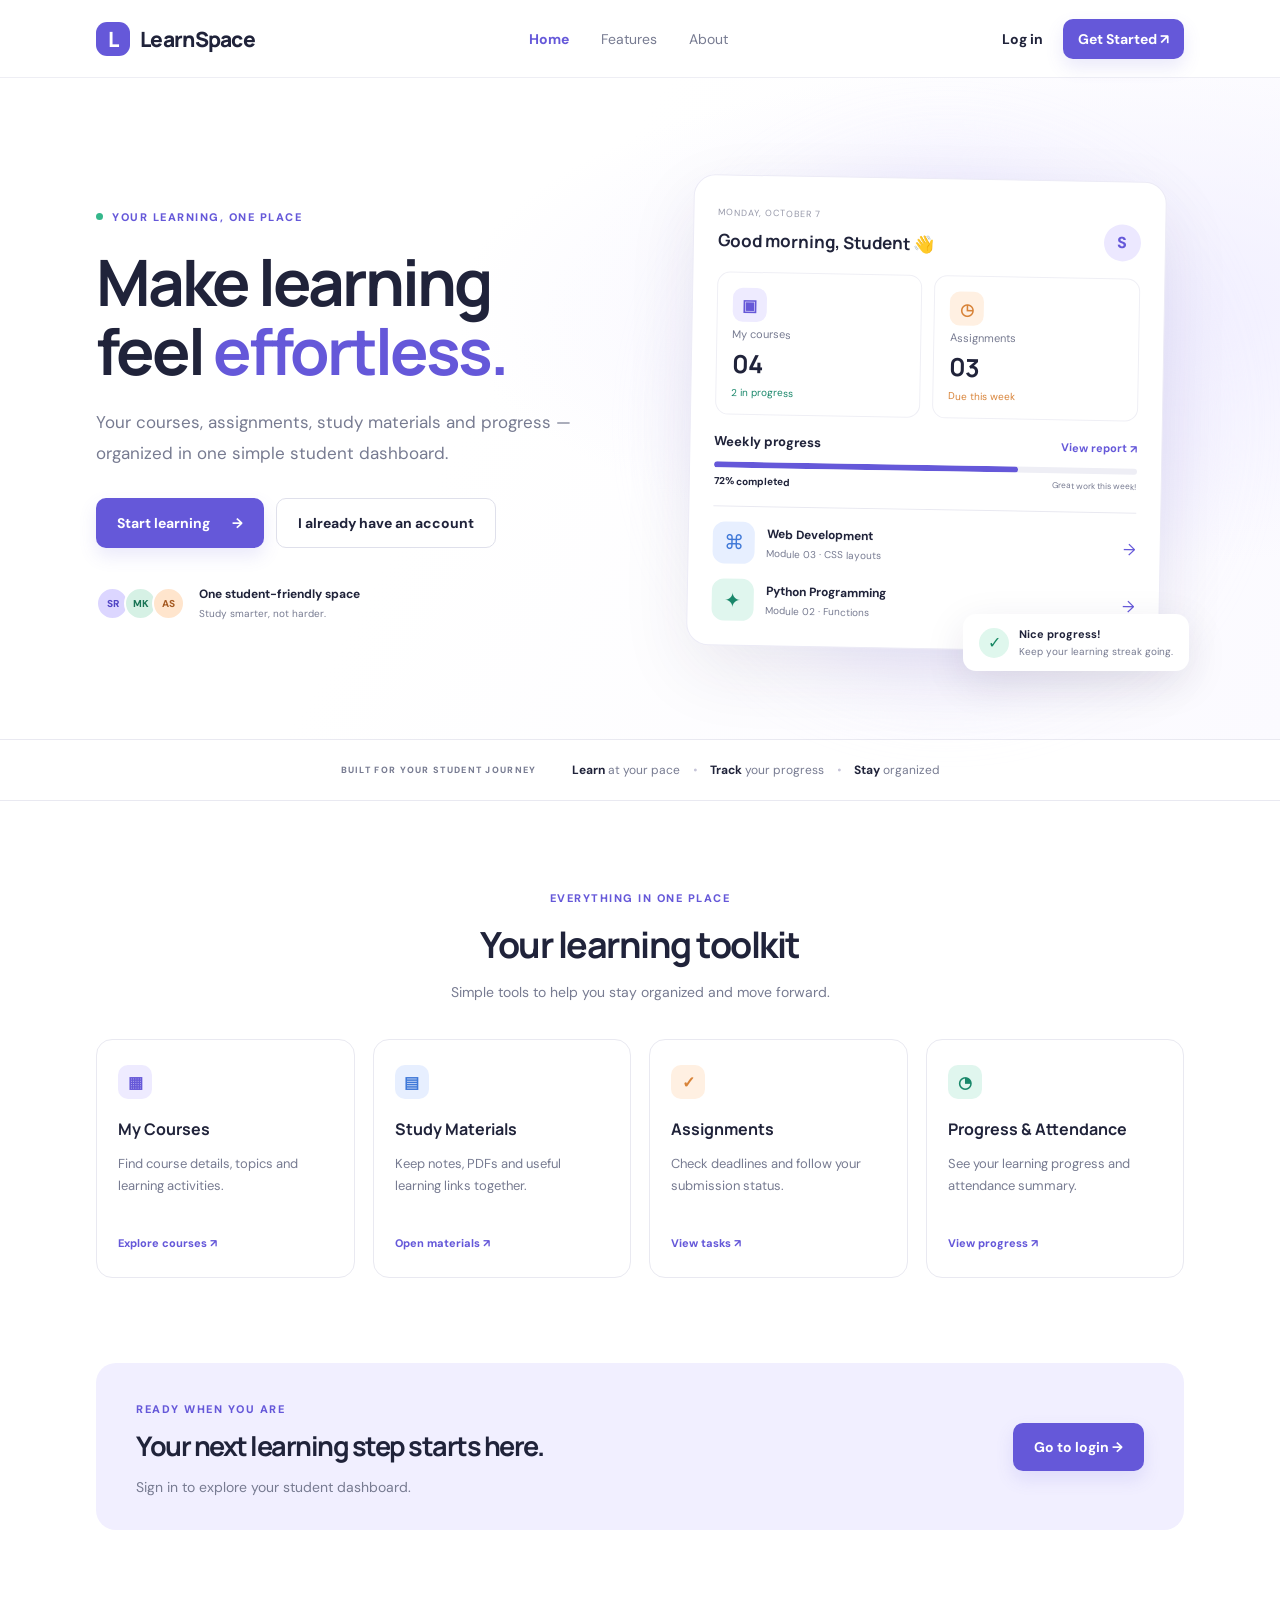
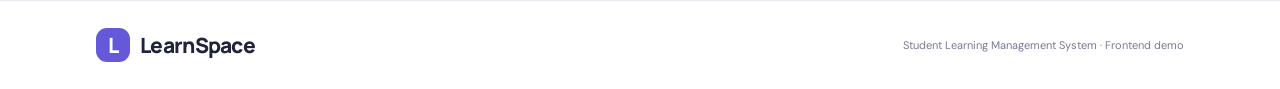
<file: index.html>
<!DOCTYPE html>
<html lang="en">
<head>
  <meta charset="UTF-8">
  <meta name="viewport" content="width=device-width, initial-scale=1.0">
  <title>LearnSpace | Student LMS</title>
  <link rel="stylesheet" href="style.css">
</head>
<body>
<header class="topbar">
  <a class="brand" href="index.html"><span class="brand-mark">L</span> LearnSpace</a>
  <nav>
    <a href="index.html" class="active">Home</a>
    <a href="#features">Features</a>
    <a href="#about">About</a>
  </nav>
  <div class="top-actions">
    <a class="login-link" href="login.html">Log in</a>
    <a class="btn btn-small" href="signup.html">Get Started ↗</a>
  </div>
</header>

<main>
  <section class="hero">
    <div class="hero-copy">
      <span class="eyebrow"><span class="dot"></span> YOUR LEARNING, ONE PLACE</span>
      <h1>Make learning<br>feel <span class="highlight">effortless.</span></h1>
      <p class="hero-text">Your courses, assignments, study materials and progress — organized in one simple student dashboard.</p>
      <div class="hero-buttons">
        <a class="btn" href="signup.html">Start learning <span>→</span></a>
        <a class="btn btn-outline" href="login.html">I already have an account</a>
      </div>
      <div class="social-proof"><div class="avatar-stack"><span>SR</span><span>MK</span><span>AS</span></div><p><strong>One student-friendly space</strong><br><small>Study smarter, not harder.</small></p></div>
    </div>
    <div class="hero-visual">
      <div class="visual-glow"></div>
      <div class="dashboard-preview">
        <div class="preview-head"><div><small>MONDAY, OCTOBER 7</small><h3>Good morning, Student 👋</h3></div><div class="profile-circle">S</div></div>
        <div class="mini-stats">
          <div class="mini-stat"><span class="stat-icon purple">▣</span><small>My courses</small><strong>04</strong><em>2 in progress</em></div>
          <div class="mini-stat"><span class="stat-icon orange">◷</span><small>Assignments</small><strong>03</strong><em class="orange-text">Due this week</em></div>
        </div>
        <div class="progress-panel"><div class="panel-title"><strong>Weekly progress</strong><span>View report ↗</span></div><div class="progress-line"><span style="width:72%"></span></div><div class="progress-meta"><b>72% completed</b><small>Great work this week!</small></div></div>
        <div class="course-preview"><div class="course-icon blue">⌘</div><div><strong>Web Development</strong><small>Module 03 · CSS layouts</small></div><span class="course-arrow">→</span></div>
        <div class="course-preview"><div class="course-icon green">✦</div><div><strong>Python Programming</strong><small>Module 02 · Functions</small></div><span class="course-arrow">→</span></div>
      </div>
      <div class="floating-note"><span class="note-check">✓</span><div><strong>Nice progress!</strong><small>Keep your learning streak going.</small></div></div>
    </div>
  </section>

  <section class="trust-strip"><span>BUILT FOR YOUR STUDENT JOURNEY</span><div><b>Learn</b> at your pace <i>•</i> <b>Track</b> your progress <i>•</i> <b>Stay</b> organized</div></section>

  <section class="section" id="features">
    <div class="section-heading"><span class="eyebrow">EVERYTHING IN ONE PLACE</span><h2>Your learning toolkit</h2><p>Simple tools to help you stay organized and move forward.</p></div>
    <div class="feature-grid">
      <a class="feature-card" href="login.html"><span class="feature-icon purple">▦</span><h3>My Courses</h3><p>Find course details, topics and learning activities.</p><span class="card-link">Explore courses ↗</span></a>
      <a class="feature-card" href="login.html"><span class="feature-icon blue">▤</span><h3>Study Materials</h3><p>Keep notes, PDFs and useful learning links together.</p><span class="card-link">Open materials ↗</span></a>
      <a class="feature-card" href="login.html"><span class="feature-icon orange">✓</span><h3>Assignments</h3><p>Check deadlines and follow your submission status.</p><span class="card-link">View tasks ↗</span></a>
      <a class="feature-card" href="login.html"><span class="feature-icon green">◔</span><h3>Progress & Attendance</h3><p>See your learning progress and attendance summary.</p><span class="card-link">View progress ↗</span></a>
    </div>
  </section>

  <section class="cta-section" id="about"><div><span class="eyebrow">READY WHEN YOU ARE</span><h2>Your next learning step starts here.</h2><p>Sign in to explore your student dashboard.</p></div><a class="btn" href="login.html">Go to login →</a></section>
</main>
<footer><a class="brand" href="index.html"><span class="brand-mark">L</span> LearnSpace</a><p>Student Learning Management System · Frontend demo</p></footer>
</body>
</html>
</file>
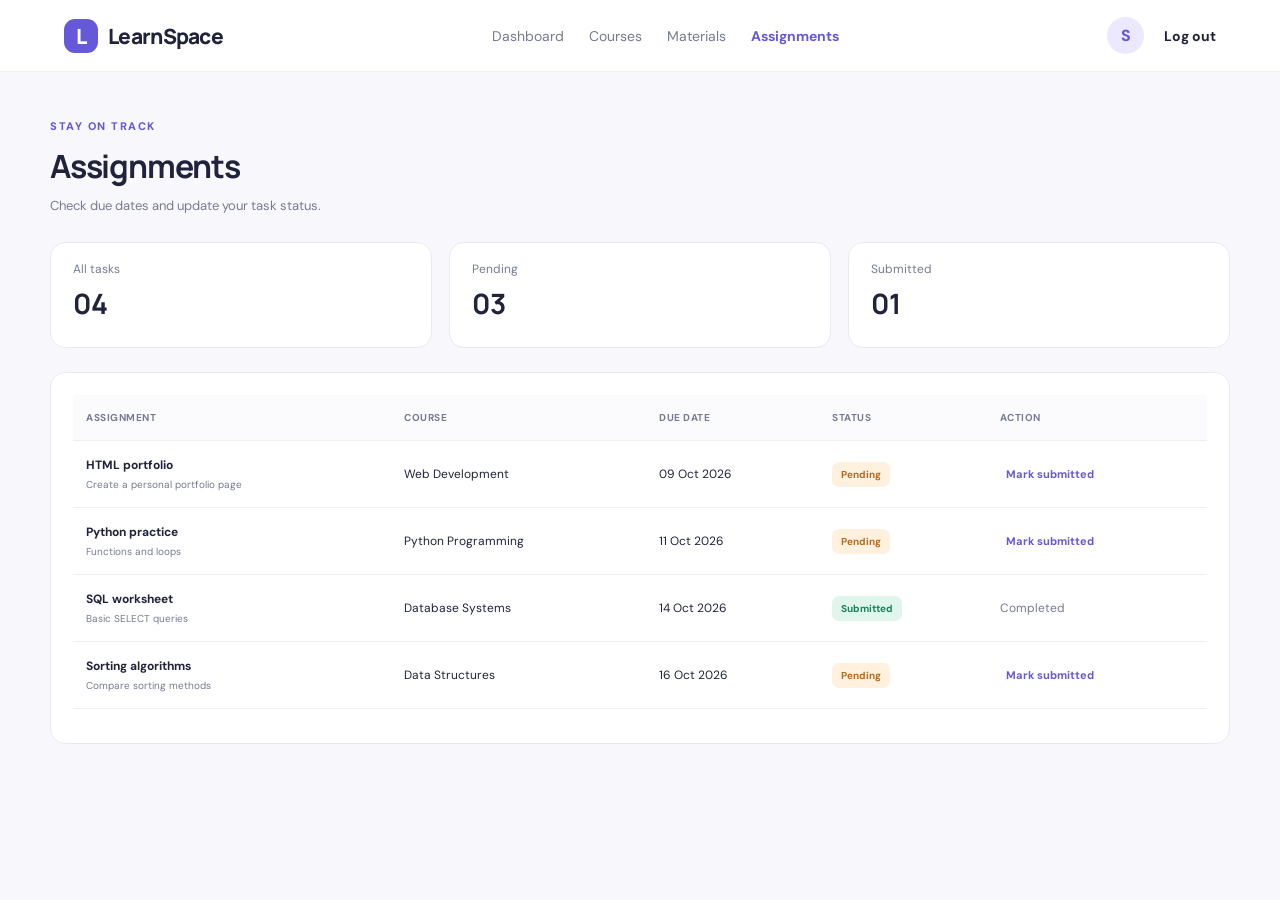
<file: assignments.html>
<!DOCTYPE html>
<html lang="en"><head><meta charset="UTF-8"><meta name="viewport" content="width=device-width, initial-scale=1.0"><title>Assignments | LearnSpace</title><link rel="stylesheet" href="style.css"></head><body class="app-body">
<header class="topbar app-top"><a class="brand" href="dashboard.html"><span class="brand-mark">L</span> LearnSpace</a><div class="app-nav"><a href="dashboard.html">Dashboard</a><a href="courses.html">Courses</a><a href="materials.html">Materials</a><a class="active" href="assignments.html">Assignments</a></div><div class="top-actions"><span class="profile-circle">S</span><a class="login-link" href="index.html">Log out</a></div></header>
<main class="app-main"><div class="welcome-row"><div><span class="eyebrow">STAY ON TRACK</span><h1>Assignments</h1><p class="muted">Check due dates and update your task status.</p></div></div><div class="dashboard-stats compact-stats"><div class="dash-stat"><p>All tasks</p><h2>04</h2></div><div class="dash-stat"><p>Pending</p><h2>03</h2></div><div class="dash-stat"><p>Submitted</p><h2>01</h2></div></div><section class="content-panel table-panel"><table><thead><tr><th>Assignment</th><th>Course</th><th>Due date</th><th>Status</th><th>Action</th></tr></thead><tbody>
<tr><td><strong>HTML portfolio</strong><small class="table-sub">Create a personal portfolio page</small></td><td>Web Development</td><td>09 Oct 2026</td><td><span class="status status-pending">Pending</span></td><td><button class="text-action mark-submit">Mark submitted</button></td></tr>
<tr><td><strong>Python practice</strong><small class="table-sub">Functions and loops</small></td><td>Python Programming</td><td>11 Oct 2026</td><td><span class="status status-pending">Pending</span></td><td><button class="text-action mark-submit">Mark submitted</button></td></tr>
<tr><td><strong>SQL worksheet</strong><small class="table-sub">Basic SELECT queries</small></td><td>Database Systems</td><td>14 Oct 2026</td><td><span class="status status-done">Submitted</span></td><td><span class="muted">Completed</span></td></tr>
<tr><td><strong>Sorting algorithms</strong><small class="table-sub">Compare sorting methods</small></td><td>Data Structures</td><td>16 Oct 2026</td><td><span class="status status-pending">Pending</span></td><td><button class="text-action mark-submit">Mark submitted</button></td></tr>
</tbody></table><p id="assignmentMessage" class="form-message"></p></section></main><script src="script.js"></script></body></html>
</file>
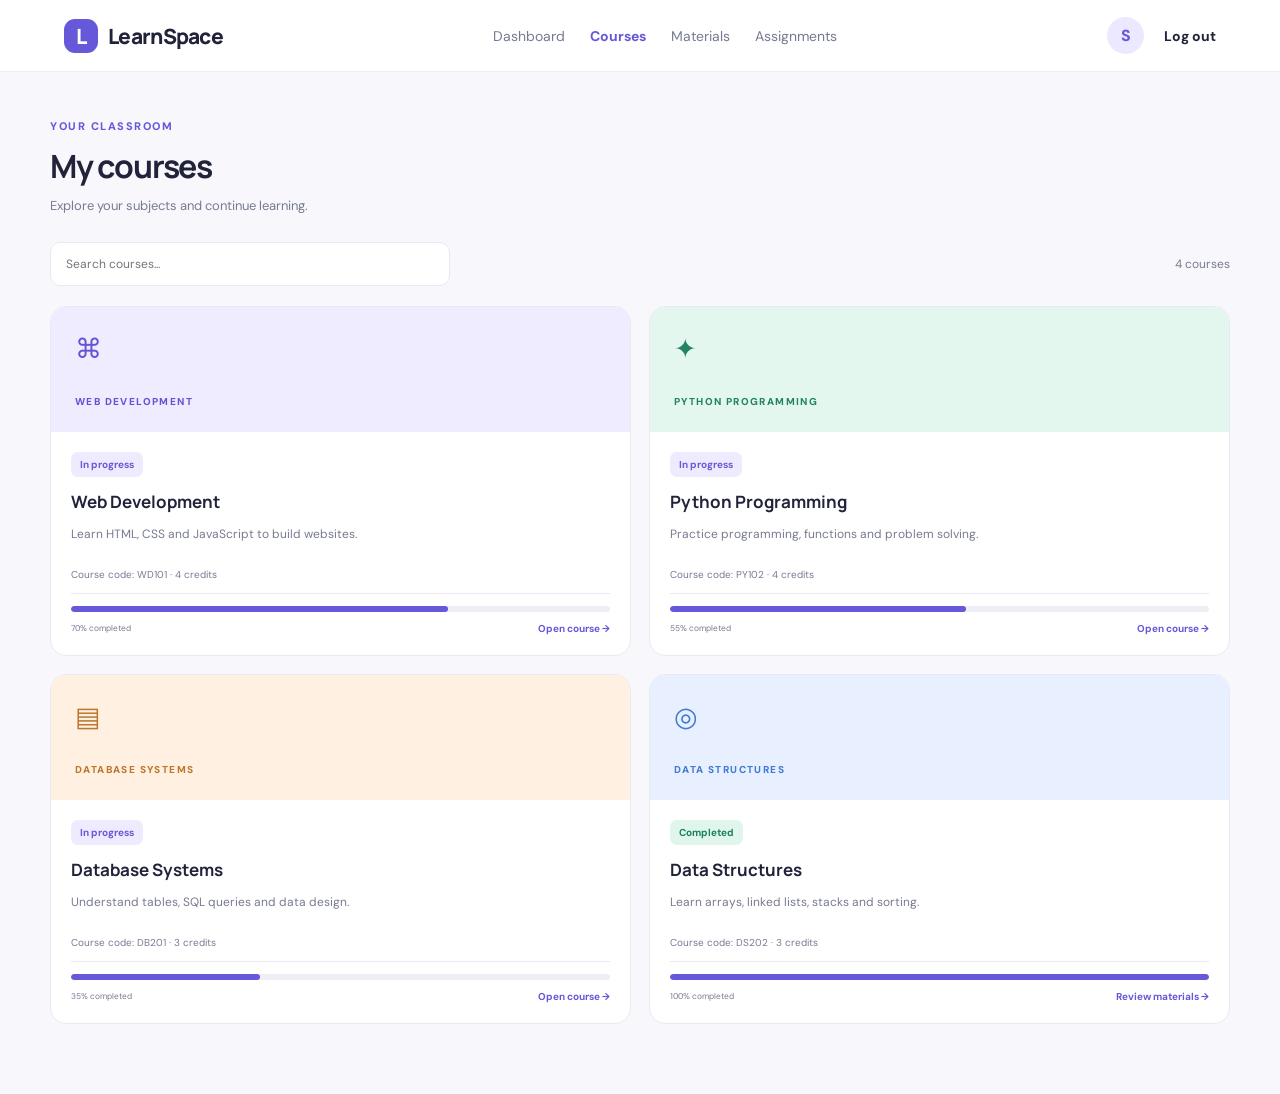
<file: courses.html>
<!DOCTYPE html>
<html lang="en"><head><meta charset="UTF-8"><meta name="viewport" content="width=device-width, initial-scale=1.0"><title>Courses | LearnSpace</title><link rel="stylesheet" href="style.css"></head><body class="app-body">
<header class="topbar app-top"><a class="brand" href="dashboard.html"><span class="brand-mark">L</span> LearnSpace</a><div class="app-nav"><a href="dashboard.html">Dashboard</a><a class="active" href="courses.html">Courses</a><a href="materials.html">Materials</a><a href="assignments.html">Assignments</a></div><div class="top-actions"><span class="profile-circle">S</span><a class="login-link" href="index.html">Log out</a></div></header>
<main class="app-main"><div class="welcome-row"><div><span class="eyebrow">YOUR CLASSROOM</span><h1>My courses</h1><p class="muted">Explore your subjects and continue learning.</p></div></div><div class="search-row"><input id="courseSearch" type="search" placeholder="Search courses..."><span>4 courses</span></div><div class="course-grid" id="courseGrid">
<article class="course-card"><div class="course-banner banner-purple">⌘<span>WEB DEVELOPMENT</span></div><div class="course-card-body"><span class="status status-active">In progress</span><h3>Web Development</h3><p>Learn HTML, CSS and JavaScript to build websites.</p><div class="course-meta">Course code: WD101 · 4 credits</div><div class="progress-line"><span style="width:70%"></span></div><div class="course-foot"><small>70% completed</small><a href="materials.html">Open course →</a></div></div></article>
<article class="course-card"><div class="course-banner banner-green">✦<span>PYTHON PROGRAMMING</span></div><div class="course-card-body"><span class="status status-active">In progress</span><h3>Python Programming</h3><p>Practice programming, functions and problem solving.</p><div class="course-meta">Course code: PY102 · 4 credits</div><div class="progress-line"><span style="width:55%"></span></div><div class="course-foot"><small>55% completed</small><a href="materials.html">Open course →</a></div></div></article>
<article class="course-card"><div class="course-banner banner-orange">▤<span>DATABASE SYSTEMS</span></div><div class="course-card-body"><span class="status status-active">In progress</span><h3>Database Systems</h3><p>Understand tables, SQL queries and data design.</p><div class="course-meta">Course code: DB201 · 3 credits</div><div class="progress-line"><span style="width:35%"></span></div><div class="course-foot"><small>35% completed</small><a href="materials.html">Open course →</a></div></div></article>
<article class="course-card"><div class="course-banner banner-blue">◎<span>DATA STRUCTURES</span></div><div class="course-card-body"><span class="status status-done">Completed</span><h3>Data Structures</h3><p>Learn arrays, linked lists, stacks and sorting.</p><div class="course-meta">Course code: DS202 · 3 credits</div><div class="progress-line"><span style="width:100%"></span></div><div class="course-foot"><small>100% completed</small><a href="materials.html">Review materials →</a></div></div></article>
</div></main><script src="script.js"></script></body></html>
</file>
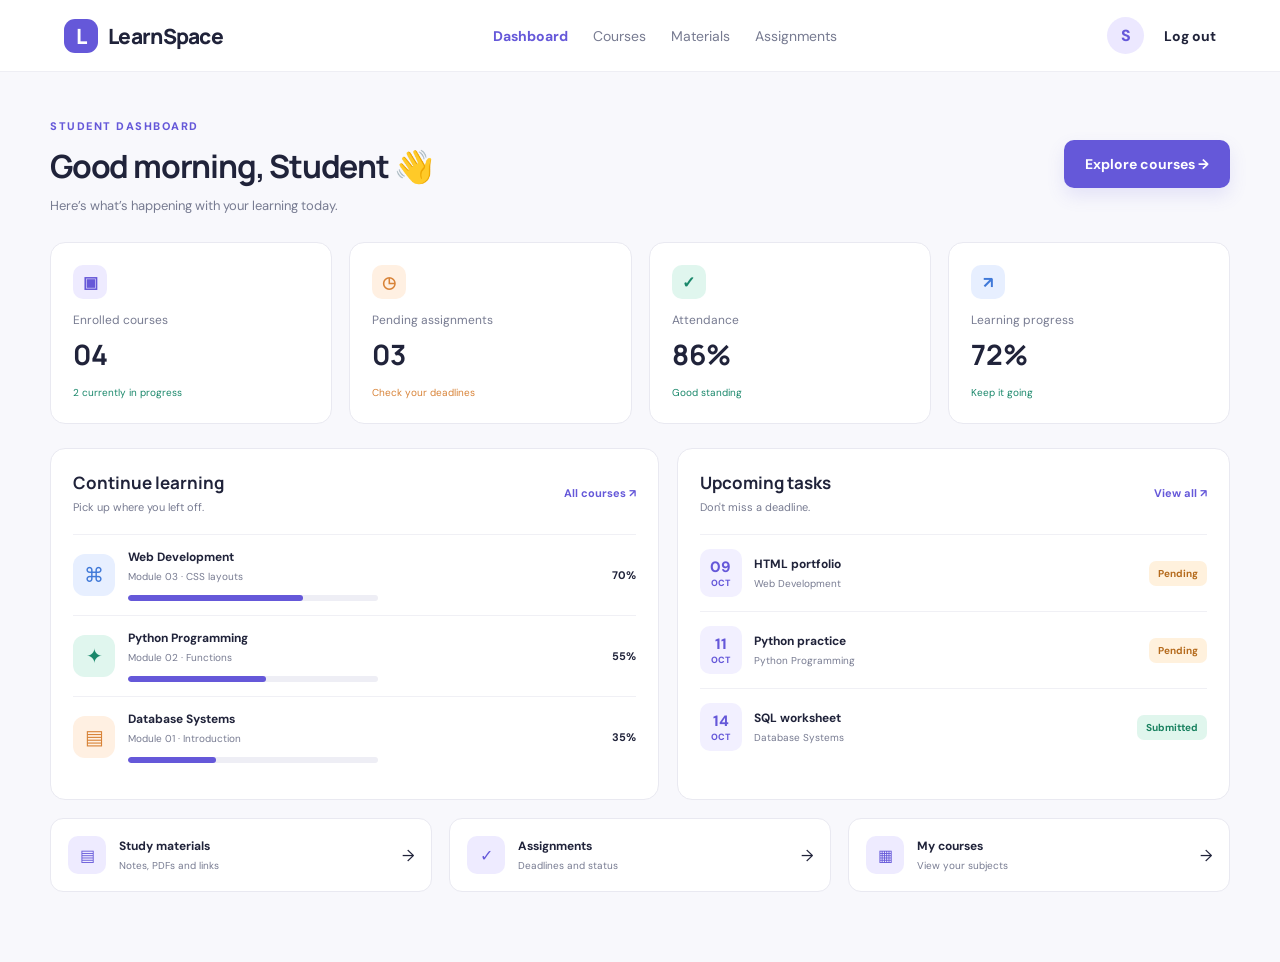
<file: dashboard.html>
<!DOCTYPE html>
<html lang="en">
<head><meta charset="UTF-8"><meta name="viewport" content="width=device-width, initial-scale=1.0"><title>Dashboard | LearnSpace</title><link rel="stylesheet" href="style.css"></head>
<body class="app-body">
<header class="topbar app-top"><a class="brand" href="dashboard.html"><span class="brand-mark">L</span> LearnSpace</a><div class="app-nav"><a class="active" href="dashboard.html">Dashboard</a><a href="courses.html">Courses</a><a href="materials.html">Materials</a><a href="assignments.html">Assignments</a></div><div class="top-actions"><span class="profile-circle">S</span><a class="login-link" href="index.html">Log out</a></div></header>
<main class="app-main"><div class="welcome-row"><div><span class="eyebrow">STUDENT DASHBOARD</span><h1 id="dashGreeting">Good morning, Student 👋</h1><p class="muted">Here’s what’s happening with your learning today.</p></div><a class="btn" href="courses.html">Explore courses →</a></div>
<div class="dashboard-stats"><div class="dash-stat"><span class="stat-icon purple">▣</span><p>Enrolled courses</p><h2>04</h2><small>2 currently in progress</small></div><div class="dash-stat"><span class="stat-icon orange">◷</span><p>Pending assignments</p><h2>03</h2><small class="orange-text">Check your deadlines</small></div><div class="dash-stat"><span class="stat-icon green">✓</span><p>Attendance</p><h2>86%</h2><small>Good standing</small></div><div class="dash-stat"><span class="stat-icon blue">↗</span><p>Learning progress</p><h2>72%</h2><small>Keep it going</small></div></div>
<div class="dashboard-columns"><section class="content-panel"><div class="panel-title"><div><h2>Continue learning</h2><p class="muted">Pick up where you left off.</p></div><a href="courses.html">All courses ↗</a></div><a class="learning-row" href="courses.html"><span class="course-icon blue">⌘</span><div class="grow"><strong>Web Development</strong><small>Module 03 · CSS layouts</small><div class="progress-line"><span style="width:70%"></span></div></div><b>70%</b></a><a class="learning-row" href="courses.html"><span class="course-icon green">✦</span><div class="grow"><strong>Python Programming</strong><small>Module 02 · Functions</small><div class="progress-line"><span style="width:55%"></span></div></div><b>55%</b></a><a class="learning-row" href="courses.html"><span class="course-icon orange">▤</span><div class="grow"><strong>Database Systems</strong><small>Module 01 · Introduction</small><div class="progress-line"><span style="width:35%"></span></div></div><b>35%</b></a></section>
<section class="content-panel"><div class="panel-title"><div><h2>Upcoming tasks</h2><p class="muted">Don't miss a deadline.</p></div><a href="assignments.html">View all ↗</a></div><div class="task-row"><span class="task-date">09<br><small>OCT</small></span><div class="grow"><strong>HTML portfolio</strong><small>Web Development</small></div><span class="status status-pending">Pending</span></div><div class="task-row"><span class="task-date">11<br><small>OCT</small></span><div class="grow"><strong>Python practice</strong><small>Python Programming</small></div><span class="status status-pending">Pending</span></div><div class="task-row"><span class="task-date">14<br><small>OCT</small></span><div class="grow"><strong>SQL worksheet</strong><small>Database Systems</small></div><span class="status status-done">Submitted</span></div></section></div>
<div class="quick-links"><a href="materials.html"><span>▤</span><div><strong>Study materials</strong><small>Notes, PDFs and links</small></div>→</a><a href="assignments.html"><span>✓</span><div><strong>Assignments</strong><small>Deadlines and status</small></div>→</a><a href="courses.html"><span>▦</span><div><strong>My courses</strong><small>View your subjects</small></div>→</a></div>
</main><script src="script.js"></script></body></html>
</file>
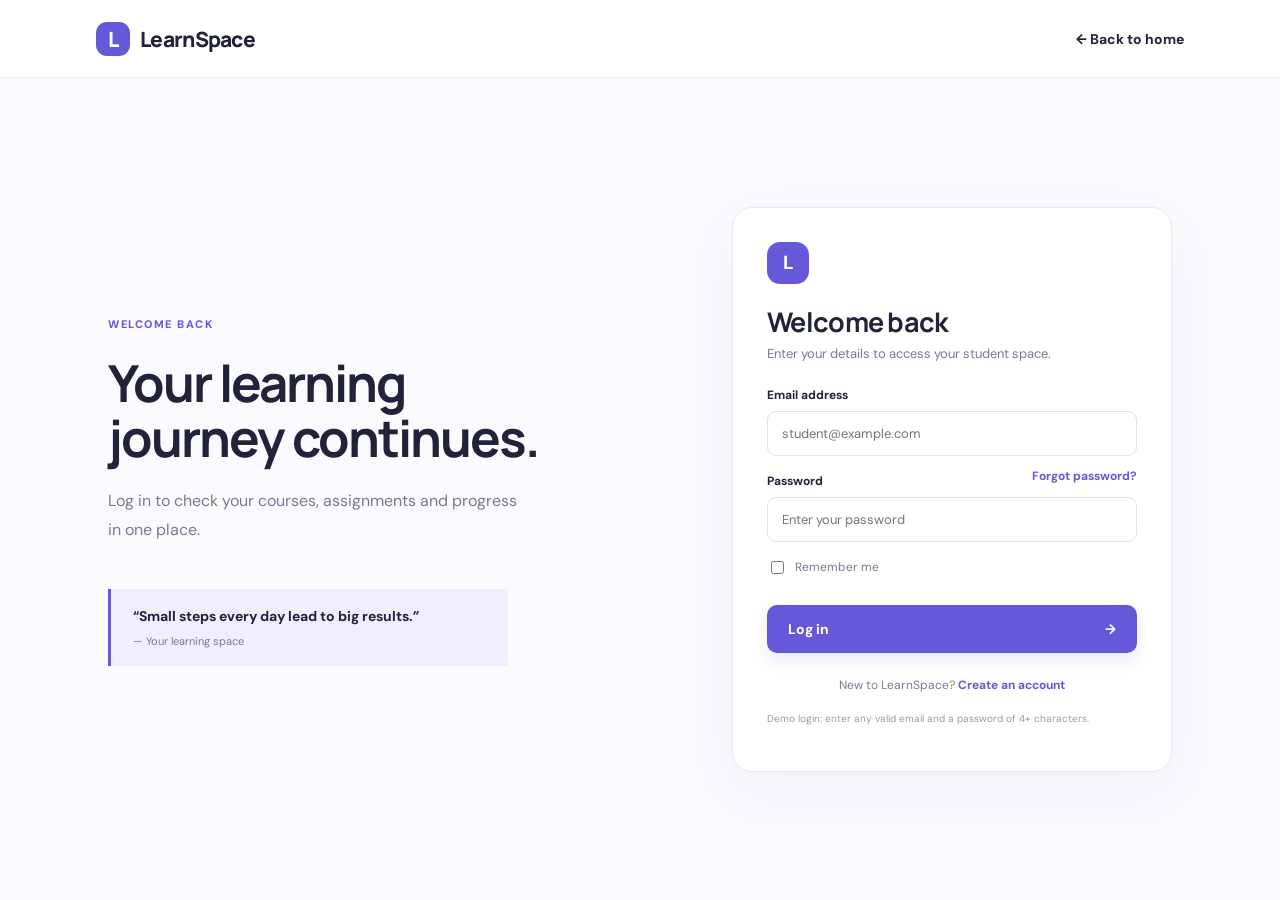
<file: login.html>
<!DOCTYPE html>
<html lang="en">
<head><meta charset="UTF-8"><meta name="viewport" content="width=device-width, initial-scale=1.0"><title>Log in | LearnSpace</title><link rel="stylesheet" href="style.css"></head>
<body class="auth-body">
<header class="topbar auth-top"><a class="brand" href="index.html"><span class="brand-mark">L</span> LearnSpace</a><a href="index.html" class="login-link">← Back to home</a></header>
<main class="auth-layout">
  <section class="auth-side"><span class="eyebrow">WELCOME BACK</span><h1>Your learning<br>journey continues.</h1><p>Log in to check your courses, assignments and progress in one place.</p><div class="auth-quote">“Small steps every day lead to big results.”<small>— Your learning space</small></div></section>
  <section class="auth-card"><div class="auth-logo">L</div><h2>Welcome back</h2><p class="muted">Enter your details to access your student space.</p>
    <form id="loginForm">
      <label for="email">Email address</label><input id="email" type="email" placeholder="student@example.com" required>
      <div class="label-row"><label for="password">Password</label><a href="#" id="forgotLink">Forgot password?</a></div><input id="password" type="password" placeholder="Enter your password" required>
      <label class="check-label"><input type="checkbox"> Remember me</label>
      <button class="btn full-btn" type="submit">Log in <span>→</span></button>
      <p id="loginMessage" class="form-message"></p>
    </form>
    <p class="auth-switch">New to LearnSpace? <a href="signup.html">Create an account</a></p>
    <p class="demo-note">Demo login: enter any valid email and a password of 4+ characters.</p>
  </section>
</main><script src="script.js"></script></body></html>
</file>
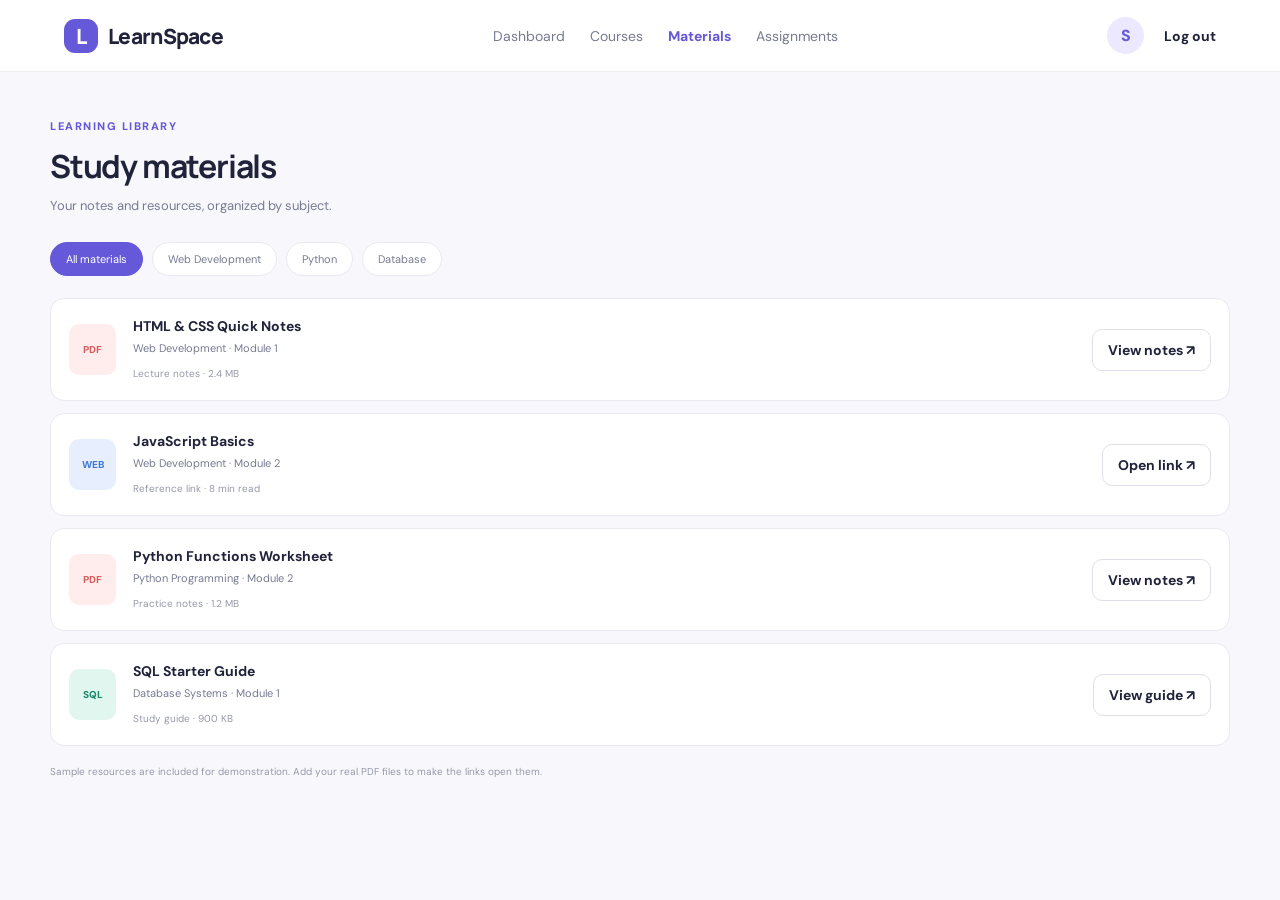
<file: materials.html>
<!DOCTYPE html>
<html lang="en"><head><meta charset="UTF-8"><meta name="viewport" content="width=device-width, initial-scale=1.0"><title>Study Materials | LearnSpace</title><link rel="stylesheet" href="style.css"></head><body class="app-body">
<header class="topbar app-top"><a class="brand" href="dashboard.html"><span class="brand-mark">L</span> LearnSpace</a><div class="app-nav"><a href="dashboard.html">Dashboard</a><a href="courses.html">Courses</a><a class="active" href="materials.html">Materials</a><a href="assignments.html">Assignments</a></div><div class="top-actions"><span class="profile-circle">S</span><a class="login-link" href="index.html">Log out</a></div></header>
<main class="app-main"><div class="welcome-row"><div><span class="eyebrow">LEARNING LIBRARY</span><h1>Study materials</h1><p class="muted">Your notes and resources, organized by subject.</p></div></div><div class="filter-pills"><button class="filter-pill selected" data-filter="all">All materials</button><button class="filter-pill" data-filter="Web Development">Web Development</button><button class="filter-pill" data-filter="Python Programming">Python</button><button class="filter-pill" data-filter="Database Systems">Database</button></div><div class="material-list" id="materialList">
<article class="material-card" data-course="Web Development"><span class="file-icon pdf">PDF</span><div class="grow"><h3>HTML & CSS Quick Notes</h3><p>Web Development · Module 1</p><small>Lecture notes · 2.4 MB</small></div><a class="btn btn-outline btn-small" href="#" data-demo-download>View notes ↗</a></article>
<article class="material-card" data-course="Web Development"><span class="file-icon link-file">WEB</span><div class="grow"><h3>JavaScript Basics</h3><p>Web Development · Module 2</p><small>Reference link · 8 min read</small></div><a class="btn btn-outline btn-small" href="https://developer.mozilla.org/en-US/docs/Learn/JavaScript" target="_blank" rel="noreferrer">Open link ↗</a></article>
<article class="material-card" data-course="Python Programming"><span class="file-icon pdf">PDF</span><div class="grow"><h3>Python Functions Worksheet</h3><p>Python Programming · Module 2</p><small>Practice notes · 1.2 MB</small></div><a class="btn btn-outline btn-small" href="#" data-demo-download>View notes ↗</a></article>
<article class="material-card" data-course="Database Systems"><span class="file-icon doc">SQL</span><div class="grow"><h3>SQL Starter Guide</h3><p>Database Systems · Module 1</p><small>Study guide · 900 KB</small></div><a class="btn btn-outline btn-small" href="#" data-demo-download>View guide ↗</a></article>
</div><p class="demo-note">Sample resources are included for demonstration. Add your real PDF files to make the links open them.</p></main><script src="script.js"></script></body></html>
</file>
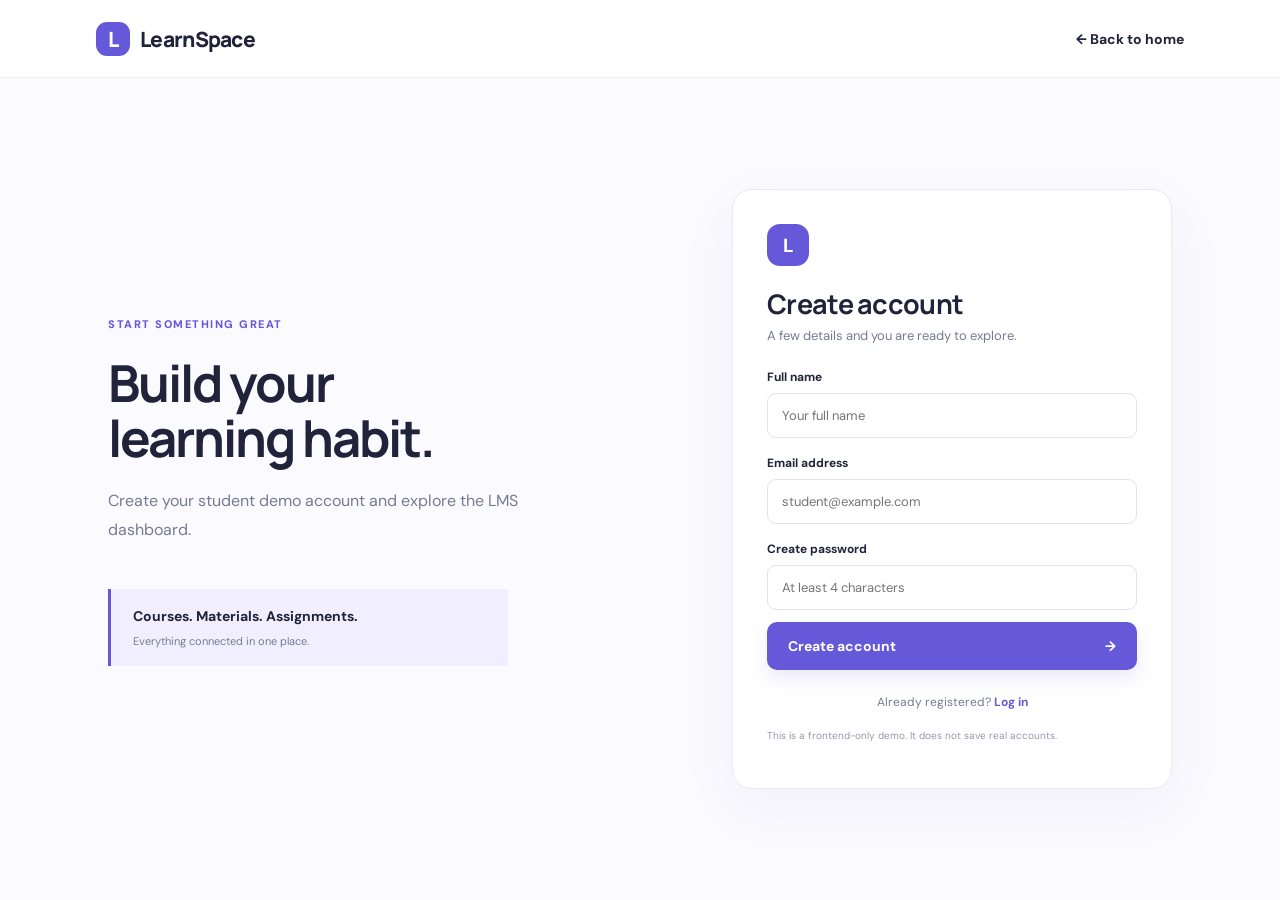
<file: signup.html>
<!DOCTYPE html>
<html lang="en">
<head><meta charset="UTF-8"><meta name="viewport" content="width=device-width, initial-scale=1.0"><title>Create account | LearnSpace</title><link rel="stylesheet" href="style.css"></head>
<body class="auth-body">
<header class="topbar auth-top"><a class="brand" href="index.html"><span class="brand-mark">L</span> LearnSpace</a><a href="index.html" class="login-link">← Back to home</a></header>
<main class="auth-layout">
  <section class="auth-side"><span class="eyebrow">START SOMETHING GREAT</span><h1>Build your<br>learning habit.</h1><p>Create your student demo account and explore the LMS dashboard.</p><div class="auth-quote">Courses. Materials. Assignments.<small>Everything connected in one place.</small></div></section>
  <section class="auth-card"><div class="auth-logo">L</div><h2>Create account</h2><p class="muted">A few details and you are ready to explore.</p>
    <form id="signupForm">
      <label for="name">Full name</label><input id="name" type="text" placeholder="Your full name" required>
      <label for="signupEmail">Email address</label><input id="signupEmail" type="email" placeholder="student@example.com" required>
      <label for="signupPassword">Create password</label><input id="signupPassword" type="password" minlength="4" placeholder="At least 4 characters" required>
      <button class="btn full-btn" type="submit">Create account <span>→</span></button><p id="signupMessage" class="form-message"></p>
    </form><p class="auth-switch">Already registered? <a href="login.html">Log in</a></p><p class="demo-note">This is a frontend-only demo. It does not save real accounts.</p>
  </section>
</main><script src="script.js"></script></body></html>
</file>
<file: style.css>
@import url('https://fonts.googleapis.com/css2?family=DM+Sans:wght@400;500;600;700&family=Manrope:wght@400;500;600;700;800&display=swap');
:root{--ink:#20233a;--muted:#777b91;--purple:#6558d9;--purple-dark:#5144c4;--line:#e9e9f1;--bg:#f8f8fc;--green:#19876a;--orange:#d88338;--blue:#4079d8}
*{box-sizing:border-box}html{scroll-behavior:smooth}body{margin:0;font-family:'DM Sans',sans-serif;color:var(--ink);background:#fff}a{color:inherit;text-decoration:none}button,input{font:inherit}.topbar{height:78px;padding:0 7.5%;display:flex;align-items:center;justify-content:space-between;border-bottom:1px solid #eeeef4;background:rgba(255,255,255,.95);gap:24px}.brand{font-family:Manrope,sans-serif;font-weight:800;font-size:21px;letter-spacing:-.7px;display:flex;align-items:center;gap:10px;white-space:nowrap}.brand-mark,.auth-logo{width:34px;height:34px;display:inline-grid;place-items:center;border-radius:11px;background:var(--purple);color:#fff;font-weight:800}.topbar nav,.app-nav{display:flex;gap:32px;color:#777b91;font-size:14px}.topbar nav a:hover,.topbar nav .active,.app-nav .active{color:var(--purple);font-weight:700}.top-actions{display:flex;align-items:center;gap:20px}.login-link{font-size:14px;font-weight:700}.btn{display:inline-flex;align-items:center;justify-content:center;gap:22px;background:var(--purple);color:#fff;border:0;border-radius:10px;padding:15px 21px;font-weight:700;font-size:14px;cursor:pointer;box-shadow:0 8px 18px #6558d922;transition:.2s}.btn:hover{background:var(--purple-dark);transform:translateY(-1px)}.btn-small{padding:11px 15px;gap:10px}.btn-outline{background:white;color:var(--ink);border:1px solid #dfe0eb;box-shadow:none}.btn-outline:hover{background:#f8f7ff;color:var(--purple)}
.hero{padding:78px 7.5% 68px;display:grid;grid-template-columns:1fr 1fr;gap:55px;align-items:center;min-height:570px;background:radial-gradient(ellipse at 88% 35%,#f1efff 0,transparent 42%),linear-gradient(120deg,#fff 40%,#fbfaff)}.hero-copy{max-width:560px}.eyebrow{font-size:11px;letter-spacing:1.5px;font-weight:800;color:var(--purple);display:inline-flex;align-items:center;gap:9px}.dot{width:7px;height:7px;border-radius:50%;background:#35b78b}.hero h1,.auth-side h1{font-family:Manrope,sans-serif;font-size:clamp(44px,5vw,67px);line-height:1.08;letter-spacing:-3px;margin:22px 0}.highlight{color:var(--purple)}.hero-text{color:var(--muted);font-size:17px;line-height:1.8;max-width:480px}.hero-buttons{display:flex;gap:12px;flex-wrap:wrap;margin-top:29px}.social-proof{display:flex;align-items:center;gap:14px;margin-top:37px}.avatar-stack{display:flex;padding-left:5px}.avatar-stack span{width:33px;height:33px;border-radius:50%;display:grid;place-items:center;border:2px solid white;margin-left:-5px;background:#dcd6ff;color:#5144c4;font-size:10px;font-weight:800}.avatar-stack span:nth-child(2){background:#d6f1e5;color:#197455}.avatar-stack span:nth-child(3){background:#ffe5cd;color:#a65b23}.social-proof p{font-size:12px;line-height:1.6;margin:0}.social-proof small{color:var(--muted)}.hero-visual{position:relative;min-width:0;padding:22px}.visual-glow{position:absolute;inset:4% 0 0 8%;border-radius:50%;background:#e8e4ff;filter:blur(45px);opacity:.75}.dashboard-preview{position:relative;z-index:1;background:#fff;border:1px solid #ecebf6;border-radius:22px;padding:24px;box-shadow:0 25px 70px #29224d16;transform:rotate(1deg)}.preview-head{display:flex;justify-content:space-between;align-items:center}.preview-head small{font-size:9px;color:#9698a9;letter-spacing:1px}.preview-head h3{font-family:Manrope,sans-serif;font-size:17px;margin:8px 0 20px}.profile-circle{width:37px;height:37px;border-radius:50%;background:#ece8ff;color:var(--purple);display:inline-grid;place-items:center;font-weight:800}.mini-stats{display:grid;grid-template-columns:1fr 1fr;gap:12px}.mini-stat{padding:15px;border:1px solid #efeff5;border-radius:13px;display:grid;gap:5px}.stat-icon,.feature-icon{width:34px;height:34px;display:grid;place-items:center;border-radius:10px;font-weight:800}.purple{background:#eeebff;color:#6658d8}.orange{background:#fff0e2;color:#d88338}.green{background:#e0f6ee;color:#19876a}.blue{background:#e7efff;color:#4079d8}.mini-stat small{font-size:11px;color:var(--muted)}.mini-stat strong{font-size:25px;font-family:Manrope}.mini-stat em{font-size:10px;font-style:normal;color:#19876a}.orange-text{color:#d88338!important}.progress-panel{padding:18px 0;border-bottom:1px solid var(--line)}.panel-title{display:flex;justify-content:space-between;align-items:center;gap:15px}.panel-title strong{font-size:13px}.panel-title span,.panel-title>a{font-size:11px;color:var(--purple);font-weight:700}.progress-line{height:6px;background:#eeeef5;border-radius:8px;overflow:hidden;margin:12px 0 7px}.progress-line span{height:100%;display:block;background:var(--purple);border-radius:8px}.progress-meta{display:flex;justify-content:space-between;font-size:10px}.progress-meta small{color:var(--muted)}.course-preview{display:flex;align-items:center;gap:12px;padding-top:15px}.course-icon{width:42px;height:42px;border-radius:12px;display:grid;place-items:center;font-size:20px;flex-shrink:0}.course-preview div:nth-child(2){display:grid;gap:5px}.course-preview strong{font-size:12px}.course-preview small{font-size:10px;color:var(--muted)}.course-arrow{margin-left:auto;color:var(--purple)}.floating-note{position:absolute;right:-5px;bottom:0;z-index:2;display:flex;align-items:center;gap:10px;padding:13px 16px;border-radius:13px;background:#fff;box-shadow:0 12px 40px #29224d1a}.note-check{width:30px;height:30px;border-radius:50%;display:grid;place-items:center;background:#dff7ed;color:#168762}.floating-note div{display:grid;gap:4px}.floating-note strong{font-size:11px}.floating-note small{font-size:10px;color:var(--muted)}.trust-strip{display:flex;align-items:center;justify-content:center;gap:35px;padding:22px 7%;border-top:1px solid var(--line);border-bottom:1px solid var(--line);color:var(--muted);font-size:12px}.trust-strip>span{font-size:9px;letter-spacing:1.3px;font-weight:800}.trust-strip i{color:#c6c4d8;margin:0 10px}.trust-strip b{color:var(--ink)}.section{padding:85px 7.5%}.section-heading{text-align:center;margin-bottom:38px}.section-heading h2,.cta-section h2{font-family:Manrope,sans-serif;font-size:36px;letter-spacing:-1.5px;margin:13px 0}.section-heading p,.cta-section p{color:var(--muted);font-size:14px}.feature-grid{display:grid;grid-template-columns:repeat(4,1fr);gap:18px}.feature-card{border:1px solid var(--line);border-radius:16px;padding:25px 21px;transition:.2s;background:#fff}.feature-card:hover{transform:translateY(-4px);box-shadow:0 15px 35px #2d27520d;border-color:#d6d0ff}.feature-card h3{font-family:Manrope;font-size:16px;margin:19px 0 9px}.feature-card p{font-size:13px;color:var(--muted);line-height:1.7;min-height:65px}.card-link{font-size:11px;color:var(--purple);font-weight:800}.cta-section{margin:0 7.5% 70px;padding:34px 40px;background:#f1efff;border-radius:20px;display:flex;align-items:center;justify-content:space-between;gap:20px}.cta-section h2{font-size:27px;margin:9px 0}.cta-section p{margin-bottom:0}footer{padding:26px 7.5%;border-top:1px solid var(--line);display:flex;justify-content:space-between;align-items:center}footer p{font-size:11px;color:var(--muted)}
/* Login and sign-up */
.auth-body{min-height:100vh;background:#fbfaff}.auth-top{background:#fff}.auth-layout{max-width:1120px;margin:45px auto;padding:0 28px;display:grid;grid-template-columns:1fr 440px;gap:90px;align-items:center;min-height:calc(100vh - 168px)}.auth-side{padding:30px 0}.auth-side h1{font-size:51px;letter-spacing:-2px}.auth-side>p{font-size:16px;color:var(--muted);line-height:1.8;max-width:410px}.auth-quote{margin-top:45px;padding:18px 22px;border-left:3px solid var(--purple);background:#f1efff;max-width:400px;font-weight:700;font-size:14px}.auth-quote small{display:block;margin-top:9px;color:var(--muted);font-size:11px;font-weight:400}.auth-card{padding:34px;background:white;border:1px solid var(--line);border-radius:20px;box-shadow:0 18px 60px #29224d0c}.auth-logo{width:42px;height:42px;border-radius:13px;font-size:19px}.auth-card h2{font-family:Manrope;font-size:27px;letter-spacing:-.7px;margin:19px 0 5px}.muted{color:var(--muted)}.auth-card>.muted{font-size:13px;margin:0 0 25px}.auth-card form>label,.label-row label{display:block;font-size:12px;font-weight:700;margin:17px 0 8px}.auth-card input:not([type=checkbox]){width:100%;padding:13px 14px;border:1px solid #e1e2ed;border-radius:9px;outline:none;background:#fff;font-size:13px}.auth-card input:focus,.search-row input:focus{border-color:var(--purple);box-shadow:0 0 0 3px #6558d918}.label-row{display:flex;align-items:center;justify-content:space-between}.label-row a,.auth-switch a{font-size:12px;color:var(--purple);font-weight:700}.check-label{display:flex!important;align-items:center;gap:8px;font-weight:400!important;color:var(--muted);margin:16px 0!important}.full-btn{width:100%;margin-top:12px;justify-content:space-between}.auth-switch{text-align:center;font-size:12px;color:var(--muted);margin:24px 0 0}.demo-note{font-size:10px;color:#9698a9;line-height:1.6;margin-top:18px}.form-message{font-size:12px;margin:12px 0 0;color:var(--green)}.form-message.error{color:#c74b4b}.form-message.success{color:var(--green)}
/* App pages */
.app-body{background:#f8f8fc;min-height:100vh}.app-top{padding:0 5%;height:72px}.app-nav{gap:25px}.app-nav a{padding:27px 0}.app-main{max-width:1240px;margin:0 auto;padding:42px 30px 70px}.welcome-row{display:flex;align-items:center;justify-content:space-between;gap:20px;margin-bottom:28px}.welcome-row h1{font-family:Manrope;font-size:32px;letter-spacing:-1.2px;margin:9px 0}.welcome-row p{font-size:13px;margin:0}.dashboard-stats{display:grid;grid-template-columns:repeat(4,1fr);gap:17px;margin-bottom:24px}.dash-stat,.content-panel{background:white;border:1px solid var(--line);border-radius:15px;padding:22px}.dash-stat p{font-size:12px;color:var(--muted);margin:13px 0 7px}.dash-stat h2{font-family:Manrope;font-size:28px;margin:0 0 7px}.dash-stat small{font-size:10px;color:var(--green)}.dashboard-columns{display:grid;grid-template-columns:1.1fr 1fr;gap:18px}.content-panel{min-width:0}.content-panel h2{font-family:Manrope;font-size:17px;margin:0 0 6px}.content-panel .panel-title{margin-bottom:20px}.content-panel .panel-title p{font-size:11px;margin:0}.learning-row{display:flex;align-items:center;gap:13px;padding:14px 0;border-top:1px solid #f0f0f5}.learning-row .grow{flex:1;min-width:0}.learning-row strong,.task-row strong{font-size:12px;display:block}.learning-row small,.task-row small{display:block;font-size:10px;color:var(--muted);margin-top:5px}.learning-row .progress-line{max-width:250px;margin-bottom:0}.learning-row>b{font-size:11px}.task-row{display:flex;align-items:center;gap:12px;padding:14px 0;border-top:1px solid #f0f0f5}.task-date{width:42px;height:48px;display:grid;align-content:center;text-align:center;border-radius:10px;background:#f2f0ff;color:var(--purple);font-weight:800;font-size:15px}.task-date small{font-size:9px;color:var(--purple);margin:0}.grow{flex:1;min-width:0}.status{display:inline-block;padding:6px 9px;border-radius:7px;font-size:10px;font-weight:700;white-space:nowrap}.status-pending{color:#b56b1d;background:#fff1dd}.status-done{color:#18815f;background:#e0f6ed}.status-active{color:#6658d8;background:#eeebff}.quick-links{display:grid;grid-template-columns:repeat(3,1fr);gap:17px;margin-top:18px}.quick-links>a{display:flex;align-items:center;gap:13px;background:white;border:1px solid var(--line);border-radius:13px;padding:17px}.quick-links>a>span{width:38px;height:38px;display:grid;place-items:center;border-radius:10px;background:#eeebff;color:var(--purple)}.quick-links strong,.quick-links small{display:block}.quick-links strong{font-size:12px}.quick-links small{font-size:10px;color:var(--muted);margin-top:5px}.quick-links>a>div{flex:1}.quick-links>a>span:last-child{background:none}.search-row{display:flex;align-items:center;justify-content:space-between;margin-bottom:20px;gap:15px;color:var(--muted);font-size:12px}.search-row input{width:min(400px,100%);padding:13px 15px;border:1px solid var(--line);border-radius:10px;outline:none}.course-grid{display:grid;grid-template-columns:repeat(2,1fr);gap:18px}.course-card{border:1px solid var(--line);border-radius:16px;background:white;overflow:hidden}.course-banner{height:125px;padding:24px;display:flex;flex-direction:column;justify-content:space-between;font-size:27px}.course-banner span{font-size:10px;letter-spacing:1.4px;font-weight:800}.banner-purple{background:#efecff;color:#6254d3}.banner-green{background:#e4f7ee;color:#238365}.banner-orange{background:#fff0e1;color:#bd762d}.banner-blue{background:#e8f0ff;color:#4079d8}.course-card-body{padding:20px}.course-card-body h3{font-family:Manrope;margin:13px 0 8px;font-size:17px}.course-card-body p{font-size:12px;color:var(--muted);line-height:1.6}.course-meta{font-size:10px;color:var(--muted);padding:12px 0;border-bottom:1px solid var(--line)}.course-foot{display:flex;align-items:center;justify-content:space-between;font-size:10px;margin-top:10px}.course-foot small{color:var(--muted)}.course-foot a{color:var(--purple);font-weight:700}.filter-pills{display:flex;gap:9px;flex-wrap:wrap;margin-bottom:22px}.filter-pill{border:1px solid var(--line);background:white;color:var(--muted);border-radius:20px;padding:9px 15px;font-size:11px;cursor:pointer}.filter-pill.selected{background:var(--purple);border-color:var(--purple);color:white}.material-list{display:grid;gap:12px}.material-card{display:flex;align-items:center;gap:17px;background:white;border:1px solid var(--line);border-radius:14px;padding:18px}.material-card h3{font-size:14px;margin:0 0 6px}.material-card p{font-size:11px;color:var(--muted);margin:0 0 6px}.material-card small{font-size:10px;color:#9698a9}.file-icon{width:47px;height:51px;border-radius:10px;display:grid;place-items:center;font-size:10px;font-weight:800;flex-shrink:0}.file-icon.pdf{background:#ffeded;color:#d75d5d}.file-icon.link-file{background:#e7efff;color:#4079d8}.file-icon.doc{background:#e1f6ee;color:#19876a}.material-card .btn{margin-left:auto}.compact-stats{grid-template-columns:repeat(3,1fr)}.compact-stats .dash-stat{padding:18px 22px}.compact-stats .dash-stat p{margin-top:0}.table-panel{overflow-x:auto}table{width:100%;border-collapse:collapse;text-align:left;font-size:12px}th{color:var(--muted);font-size:10px;text-transform:uppercase;letter-spacing:.5px;font-weight:700;background:#fbfbfe}th,td{padding:16px 13px;border-bottom:1px solid #efeff5;white-space:nowrap}td strong{font-size:12px}.table-sub{display:block;color:var(--muted);font-size:10px;margin-top:5px}.text-action{border:0;background:none;color:var(--purple);font-weight:700;font-size:11px;cursor:pointer}.text-action:hover{text-decoration:underline}
@media(max-width:900px){.hero{grid-template-columns:1fr;gap:30px;padding-top:55px}.hero-copy{max-width:680px}.hero-visual{max-width:570px;width:100%;margin:auto}.feature-grid{grid-template-columns:repeat(2,1fr)}.auth-layout{gap:35px;grid-template-columns:1fr 400px}.auth-side h1{font-size:43px}.app-nav{gap:14px}.app-nav a{font-size:12px}.dashboard-stats{grid-template-columns:repeat(2,1fr)}.dashboard-columns{grid-template-columns:1fr}.trust-strip{flex-direction:column;gap:10px;text-align:center}}
@media(max-width:650px){.topbar{height:auto;min-height:70px;padding:15px 5%;flex-wrap:wrap;gap:12px}.topbar nav{order:3;width:100%;justify-content:center;gap:24px}.top-actions{gap:12px}.topbar .btn-small{padding:9px 11px}.brand{font-size:19px}.hero{padding:48px 5%}.hero h1{font-size:49px;letter-spacing:-2px}.hero-text{font-size:15px}.hero-buttons{flex-direction:column;align-items:stretch}.hero-visual{padding:5px}.dashboard-preview{padding:17px}.floating-note{right:0;bottom:-24px}.trust-strip{padding:20px 5%}.trust-strip>div{line-height:2}.section{padding:60px 5%}.section-heading h2{font-size:29px}.feature-grid{grid-template-columns:1fr}.feature-card p{min-height:0}.cta-section{margin:0 5% 45px;padding:25px;align-items:flex-start;flex-direction:column}.cta-section h2{font-size:24px}footer{padding:22px 5%;gap:15px;flex-direction:column;align-items:flex-start}footer p{margin:0}.auth-layout{grid-template-columns:1fr;gap:18px;margin:25px auto;padding:0 5%}.auth-side{padding:12px 0}.auth-side h1{font-size:38px;margin:14px 0}.auth-side>p{font-size:13px}.auth-quote{margin-top:20px}.auth-card{padding:25px}.app-top{padding:13px 5%}.app-nav{order:3;width:100%;overflow-x:auto;gap:21px}.app-nav a{padding:8px 0;white-space:nowrap}.app-top .top-actions{margin-left:auto}.app-main{padding:28px 5% 50px}.welcome-row{align-items:flex-start;flex-direction:column}.welcome-row h1{font-size:27px}.dashboard-stats{gap:10px}.dash-stat{padding:16px}.dash-stat h2{font-size:24px}.quick-links{grid-template-columns:1fr}.course-grid{grid-template-columns:1fr}.search-row{align-items:stretch;flex-direction:column}.search-row input{width:100%}.material-card{gap:12px;padding:13px;flex-wrap:wrap}.material-card .btn{margin-left:60px}.material-card .grow{min-width:calc(100% - 65px)}.compact-stats{grid-template-columns:repeat(3,1fr)}.compact-stats .dash-stat{padding:13px}.compact-stats .dash-stat h2{font-size:22px}.table-panel{padding:12px}th,td{padding:13px 10px}.auth-top{flex-wrap:nowrap}}
</file>
